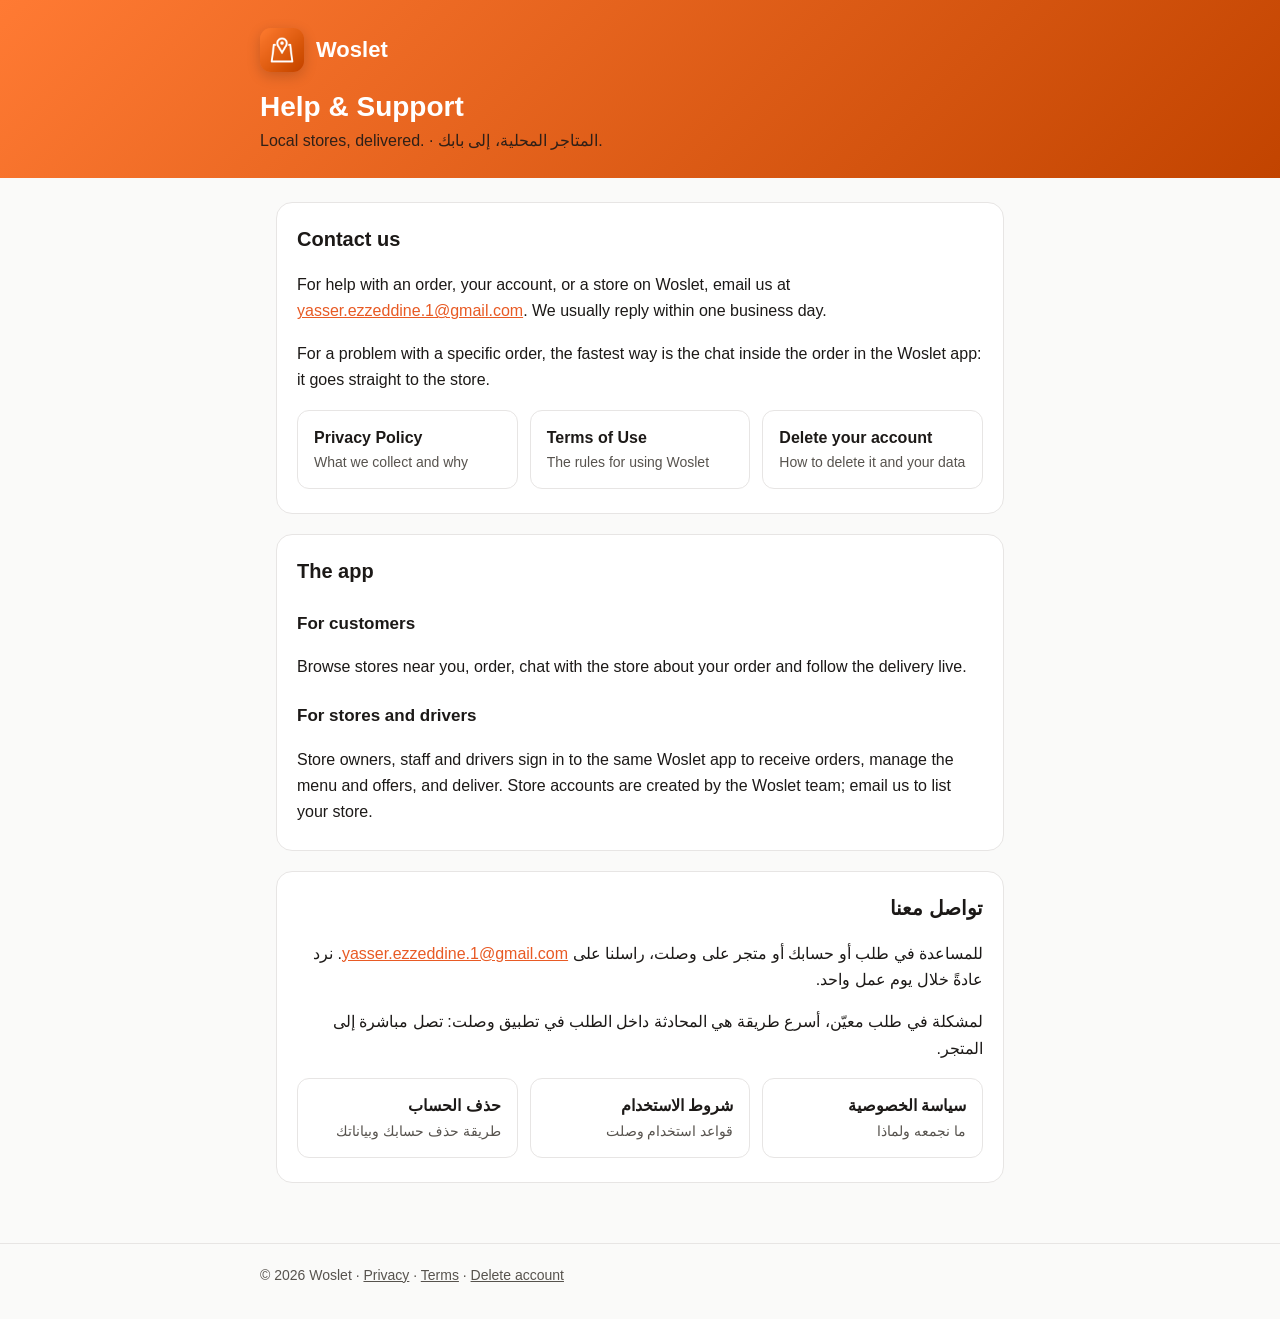
<file: index.html>
<!doctype html>
<html lang="en">
<head>
  <meta charset="utf-8">
  <meta name="viewport" content="width=device-width, initial-scale=1">
  <title>Woslet Support</title>
  <meta name="description" content="Woslet: order from local stores in South Lebanon, delivered. Help, contact and policies.">
  <link rel="icon" href="icon.png">
  <link rel="stylesheet" href="style.css">
  <script>
    // Email links that land on the home page (an older email, or Supabase
    // falling back to the site address) go on to the page that handles them.
    (function () {
      var hash = location.hash, query = location.search;
      var all = hash + "&" + query;
      if (!/access_token=|token_hash=|error_code=|[?&]code=/.test(all)) return;
      var signup = /type=(signup|email|invite)/.test(all);
      var page = /type=recovery/.test(all) || !signup ? "reset-password.html" : "confirmed.html";
      location.replace(page + query + hash);
    })();
  </script>
</head>
<body>
  <header class="site">
    <div class="inner">
      <a class="brand" href="./"><img src="icon.png" alt="">Woslet</a>
      <h1>Help &amp; Support</h1>
      <p>Local stores, delivered. · المتاجر المحلية، إلى بابك.</p>
    </div>
  </header>
  <main>
    <section class="card">
      <h2>Contact us</h2>
      <p>For help with an order, your account, or a store on Woslet, email us at
        <a href="mailto:yasser.ezzeddine.1@gmail.com?subject=Woslet%20support">yasser.ezzeddine.1@gmail.com</a>.
        We usually reply within one business day.</p>
      <p>For a problem with a specific order, the fastest way is the chat inside the order in the Woslet app:
        it goes straight to the store.</p>
      <div class="links">
        <a href="privacy.html">Privacy Policy<span>What we collect and why</span></a>
        <a href="terms.html">Terms of Use<span>The rules for using Woslet</span></a>
        <a href="delete-account.html">Delete your account<span>How to delete it and your data</span></a>
      </div>
    </section>

    <section class="card">
      <h2>The app</h2>
      <h3>For customers</h3>
      <p>Browse stores near you, order, chat with the store about your order and follow the delivery live.</p>
      <h3>For stores and drivers</h3>
      <p>Store owners, staff and drivers sign in to the same Woslet app to receive orders, manage the menu and
        offers, and deliver. Store accounts are created by the Woslet team; email us to list your store.</p>
    </section>

    <section class="card ar" lang="ar">
      <h2>تواصل معنا</h2>
      <p>للمساعدة في طلب أو حسابك أو متجر على وصلت، راسلنا على
        <a href="mailto:yasser.ezzeddine.1@gmail.com?subject=Woslet%20support">yasser.ezzeddine.1@gmail.com</a>.
        نرد عادةً خلال يوم عمل واحد.</p>
      <p>لمشكلة في طلب معيّن، أسرع طريقة هي المحادثة داخل الطلب في تطبيق وصلت: تصل مباشرة إلى المتجر.</p>
      <div class="links">
        <a href="privacy.html#ar">سياسة الخصوصية<span>ما نجمعه ولماذا</span></a>
        <a href="terms.html#ar">شروط الاستخدام<span>قواعد استخدام وصلت</span></a>
        <a href="delete-account.html#ar">حذف الحساب<span>طريقة حذف حسابك وبياناتك</span></a>
      </div>
    </section>
  </main>
  <footer class="site">
    <div class="inner">© 2026 Woslet · <a href="privacy.html">Privacy</a> · <a href="terms.html">Terms</a> · <a href="delete-account.html">Delete account</a></div>
  </footer>
</body>
</html>
</file>
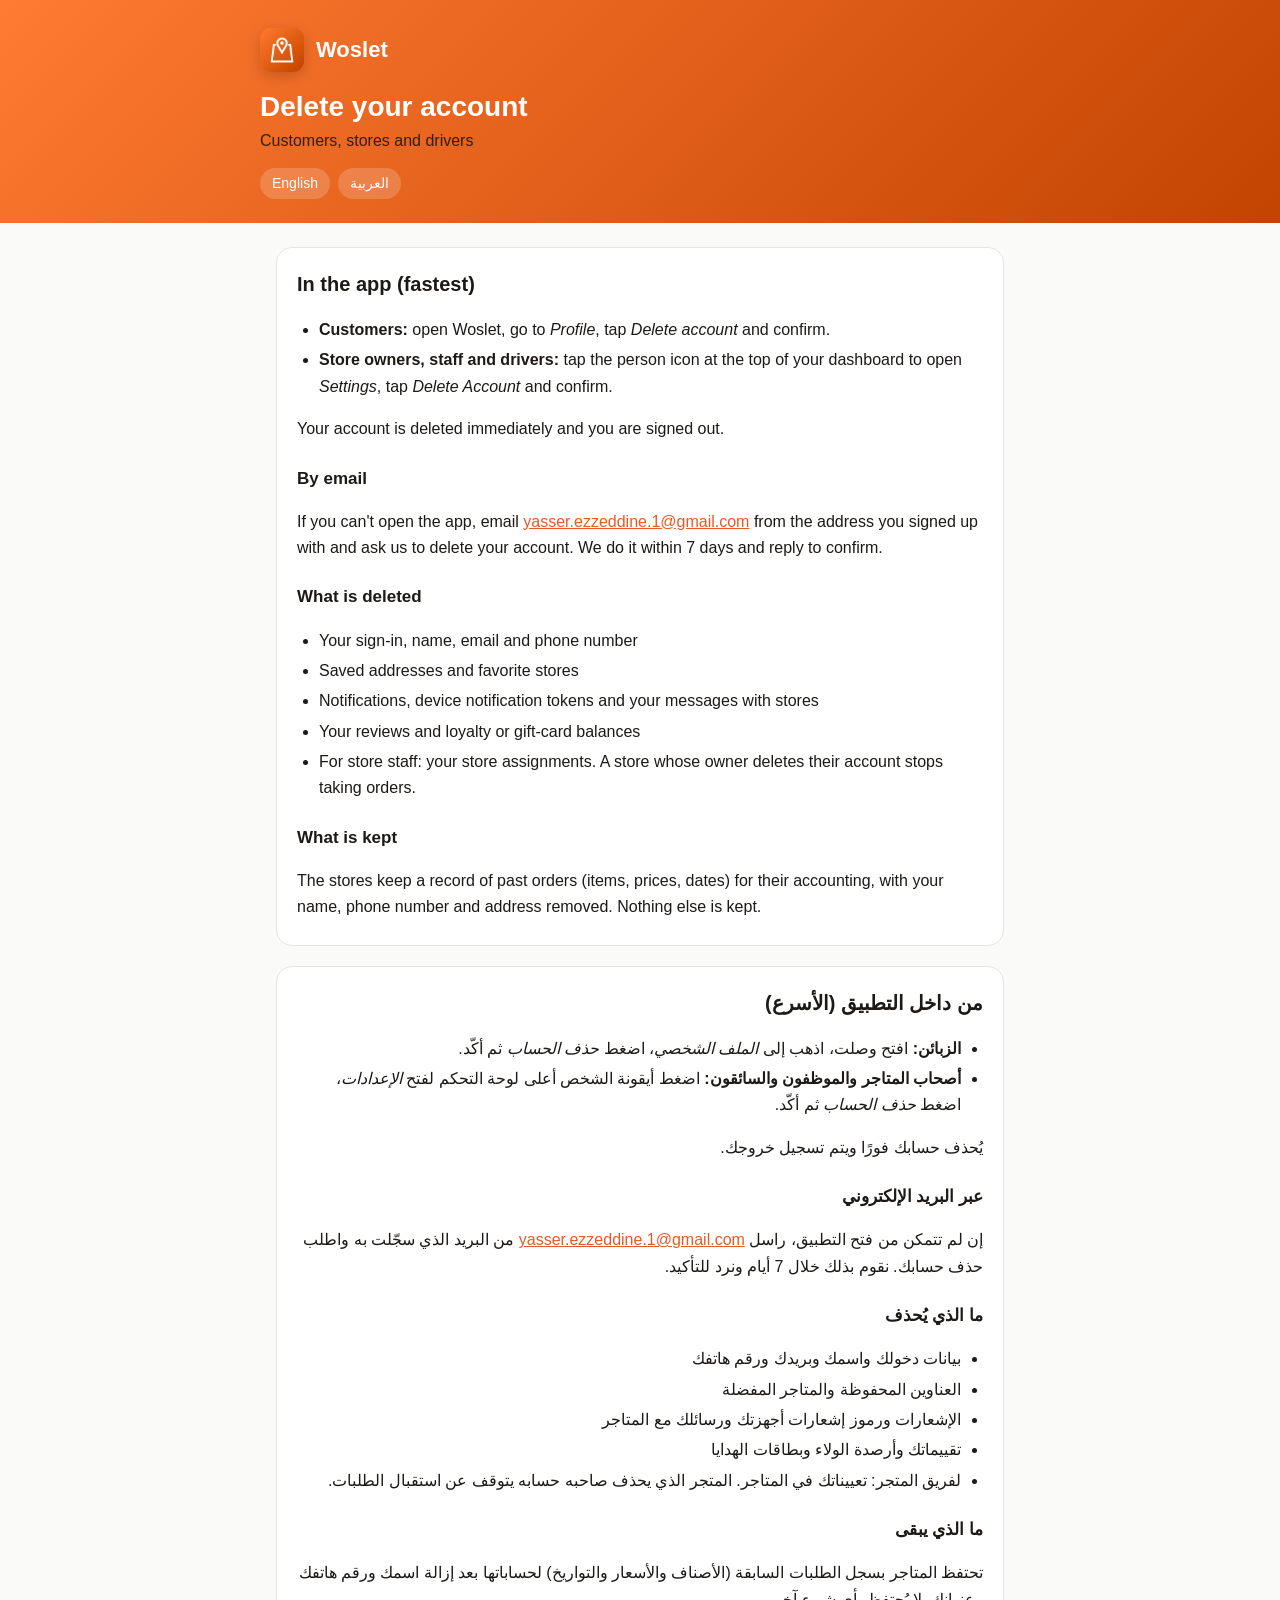
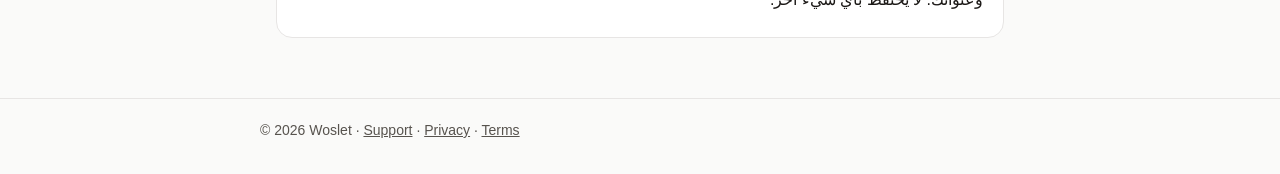
<file: delete-account.html>
<!doctype html>
<html lang="en">
<head>
  <meta charset="utf-8">
  <meta name="viewport" content="width=device-width, initial-scale=1">
  <title>Delete Your Woslet Account</title>
  <meta name="description" content="How to delete your Woslet account and what happens to your data.">
  <link rel="icon" href="icon.png">
  <link rel="stylesheet" href="style.css">
</head>
<body>
  <header class="site">
    <div class="inner">
      <a class="brand" href="./"><img src="icon.png" alt="">Woslet</a>
      <h1>Delete your account</h1>
      <p>Customers, stores and drivers</p>
      <nav class="lang"><a href="#en">English</a><a href="#ar">العربية</a></nav>
    </div>
  </header>
  <main>
    <section class="card" id="en">
      <h2>In the app (fastest)</h2>
      <ul>
        <li><strong>Customers:</strong> open Woslet, go to <em>Profile</em>, tap <em>Delete account</em> and confirm.</li>
        <li><strong>Store owners, staff and drivers:</strong> tap the person icon at the top of your dashboard to open <em>Settings</em>, tap <em>Delete Account</em> and confirm.</li>
      </ul>
      <p>Your account is deleted immediately and you are signed out.</p>

      <h3>By email</h3>
      <p>If you can't open the app, email <a href="mailto:yasser.ezzeddine.1@gmail.com?subject=Delete%20my%20Woslet%20account">yasser.ezzeddine.1@gmail.com</a>
        from the address you signed up with and ask us to delete your account. We do it within 7 days and reply to confirm.</p>

      <h3>What is deleted</h3>
      <ul>
        <li>Your sign-in, name, email and phone number</li>
        <li>Saved addresses and favorite stores</li>
        <li>Notifications, device notification tokens and your messages with stores</li>
        <li>Your reviews and loyalty or gift-card balances</li>
        <li>For store staff: your store assignments. A store whose owner deletes their account stops taking orders.</li>
      </ul>

      <h3>What is kept</h3>
      <p>The stores keep a record of past orders (items, prices, dates) for their accounting, with your name,
        phone number and address removed. Nothing else is kept.</p>
    </section>

    <section class="card ar" id="ar" lang="ar">
      <h2>من داخل التطبيق (الأسرع)</h2>
      <ul>
        <li><strong>الزبائن:</strong> افتح وصلت، اذهب إلى <em>الملف الشخصي</em>، اضغط <em>حذف الحساب</em> ثم أكّد.</li>
        <li><strong>أصحاب المتاجر والموظفون والسائقون:</strong> اضغط أيقونة الشخص أعلى لوحة التحكم لفتح <em>الإعدادات</em>، اضغط <em>حذف الحساب</em> ثم أكّد.</li>
      </ul>
      <p>يُحذف حسابك فورًا ويتم تسجيل خروجك.</p>

      <h3>عبر البريد الإلكتروني</h3>
      <p>إن لم تتمكن من فتح التطبيق، راسل <a href="mailto:yasser.ezzeddine.1@gmail.com?subject=Delete%20my%20Woslet%20account">yasser.ezzeddine.1@gmail.com</a>
        من البريد الذي سجّلت به واطلب حذف حسابك. نقوم بذلك خلال 7 أيام ونرد للتأكيد.</p>

      <h3>ما الذي يُحذف</h3>
      <ul>
        <li>بيانات دخولك واسمك وبريدك ورقم هاتفك</li>
        <li>العناوين المحفوظة والمتاجر المفضلة</li>
        <li>الإشعارات ورموز إشعارات أجهزتك ورسائلك مع المتاجر</li>
        <li>تقييماتك وأرصدة الولاء وبطاقات الهدايا</li>
        <li>لفريق المتجر: تعييناتك في المتاجر. المتجر الذي يحذف صاحبه حسابه يتوقف عن استقبال الطلبات.</li>
      </ul>

      <h3>ما الذي يبقى</h3>
      <p>تحتفظ المتاجر بسجل الطلبات السابقة (الأصناف والأسعار والتواريخ) لحساباتها بعد إزالة اسمك ورقم هاتفك وعنوانك. لا يُحتفظ بأي شيء آخر.</p>
    </section>
  </main>
  <footer class="site">
    <div class="inner">© 2026 Woslet · <a href="./">Support</a> · <a href="privacy.html">Privacy</a> · <a href="terms.html">Terms</a></div>
  </footer>
</body>
</html>
</file>
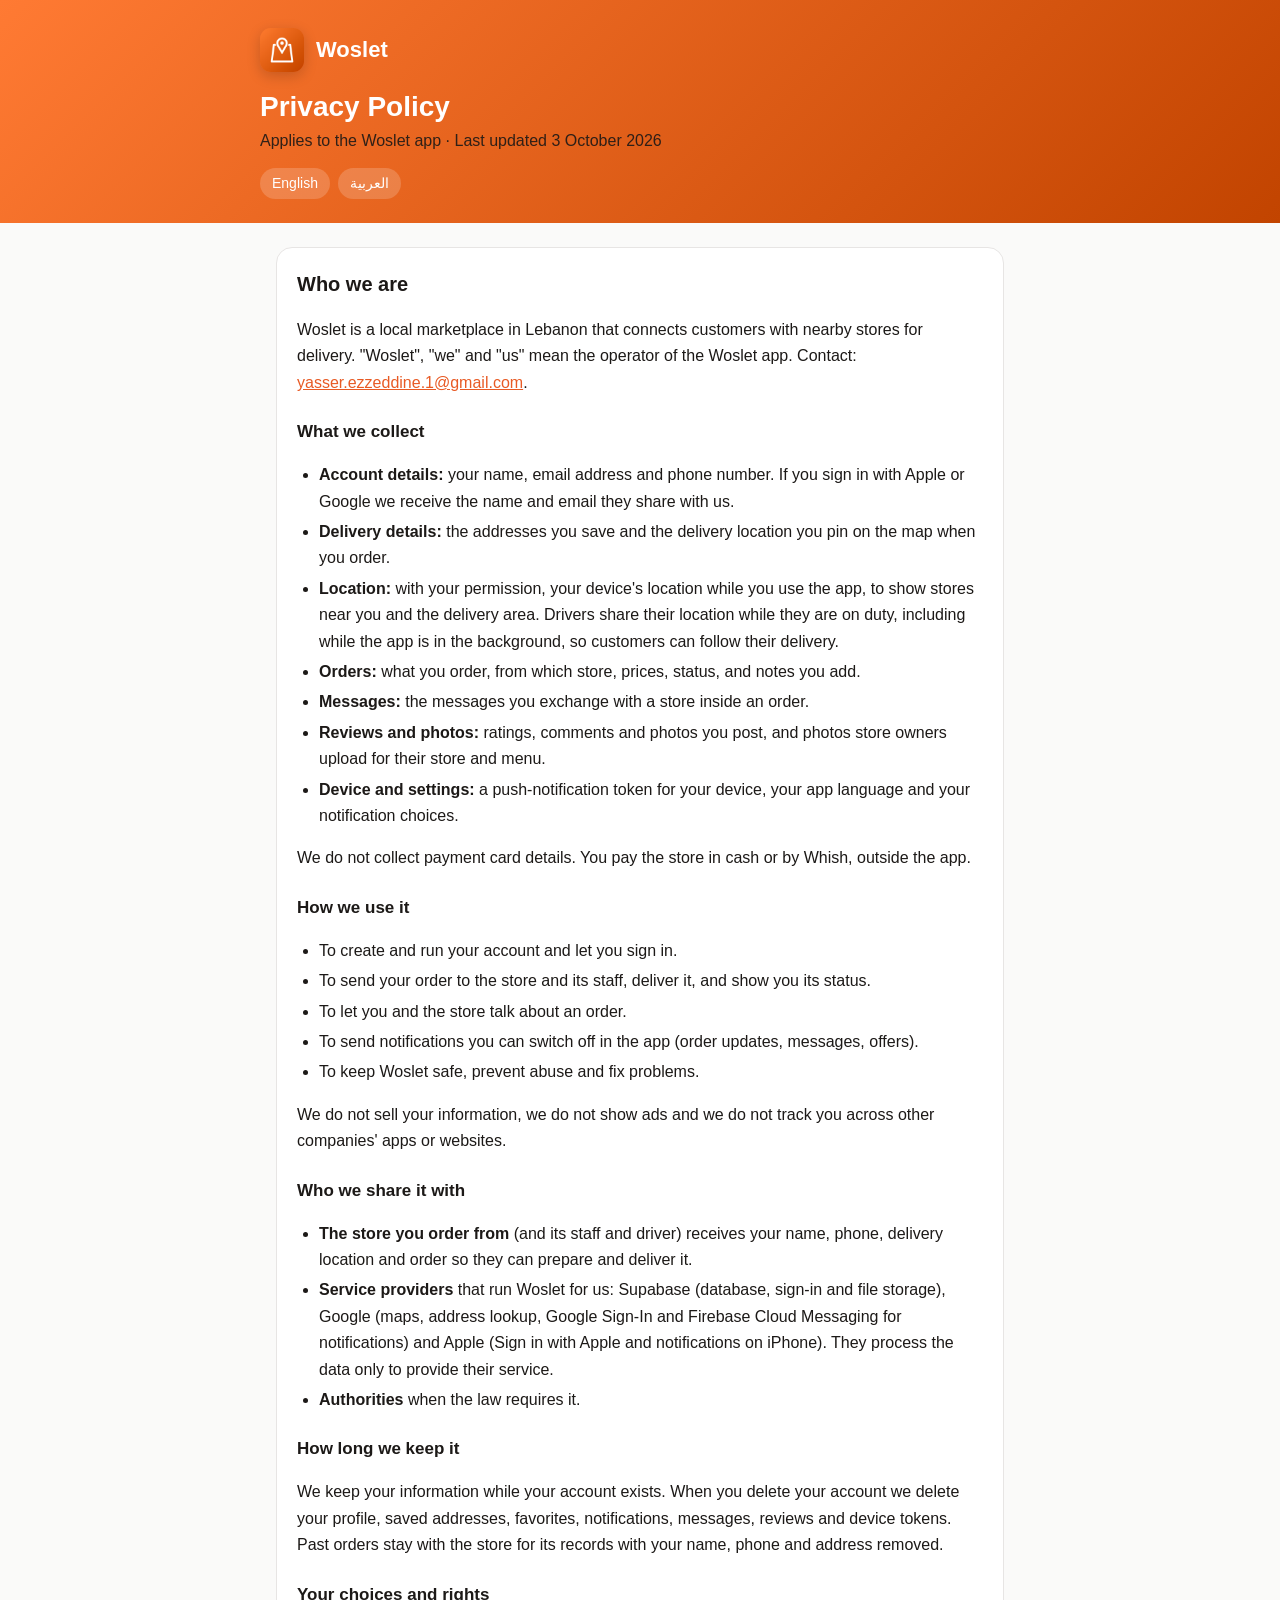
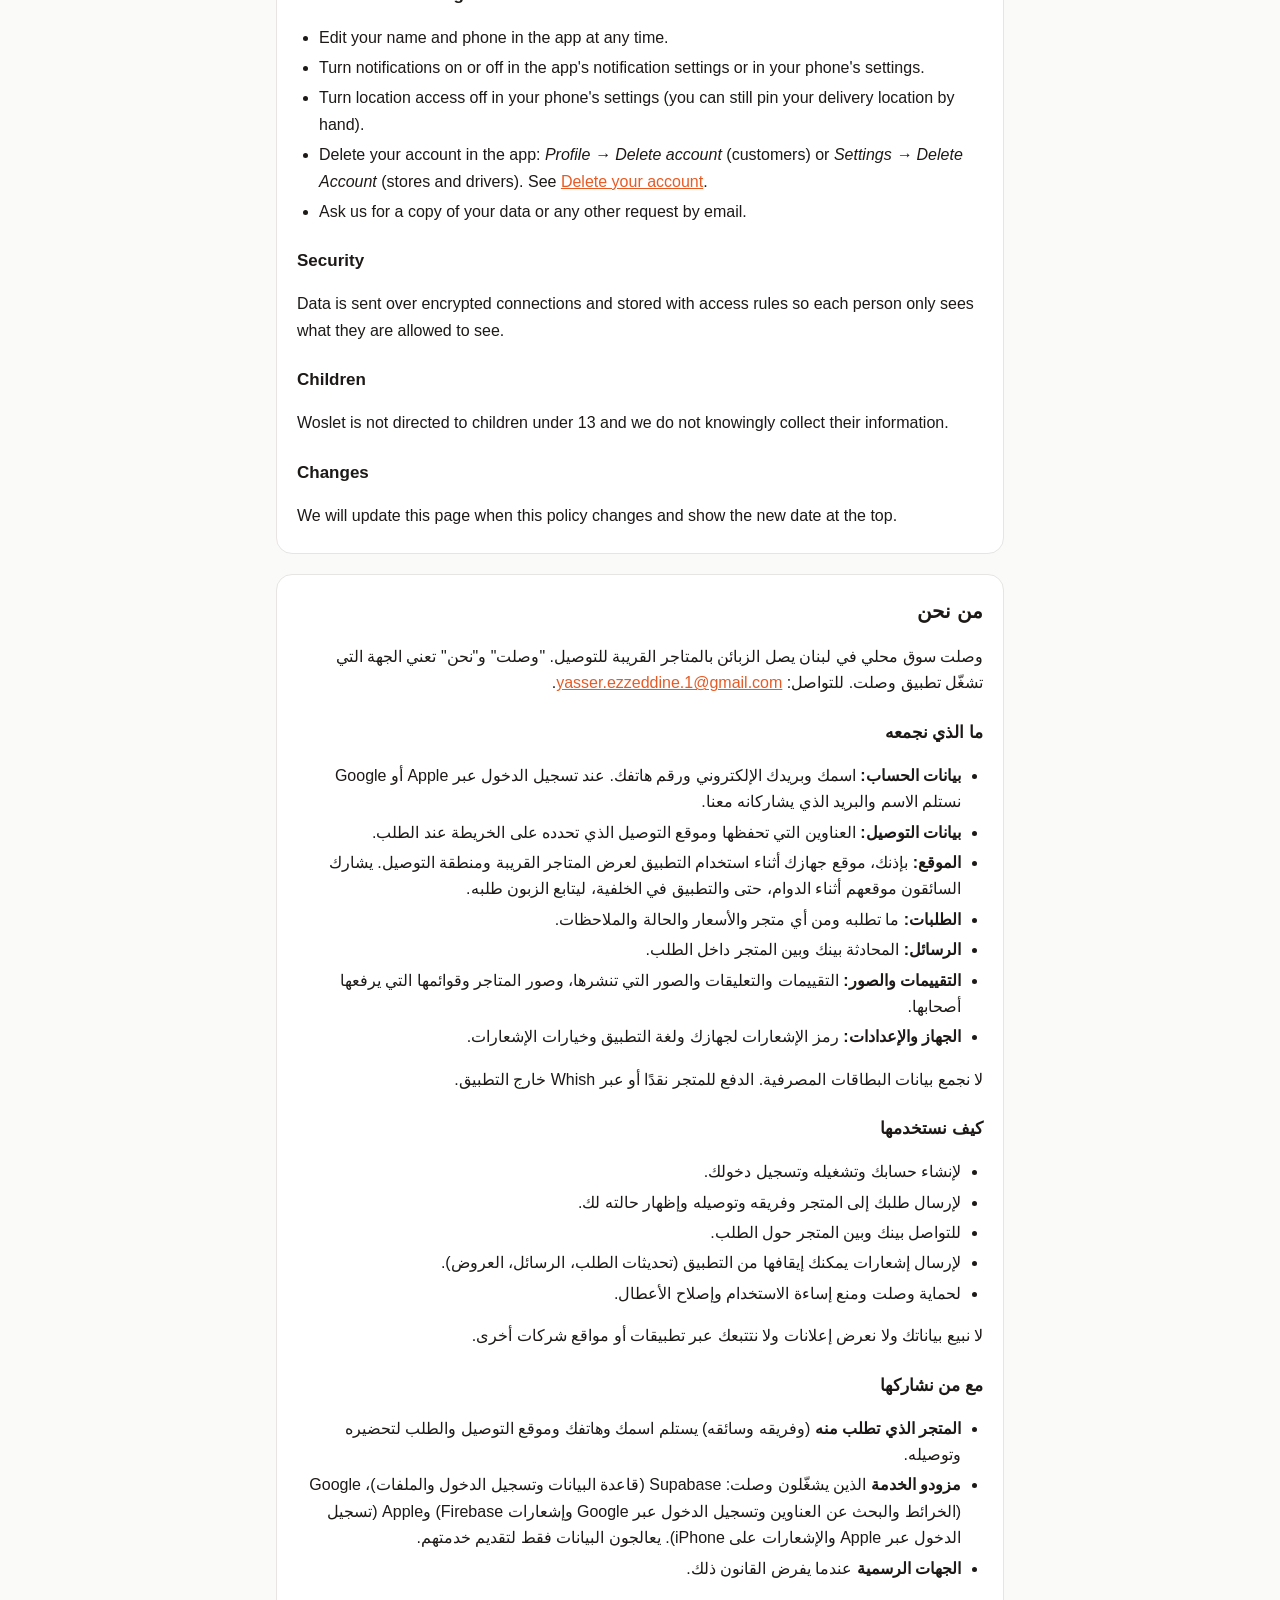
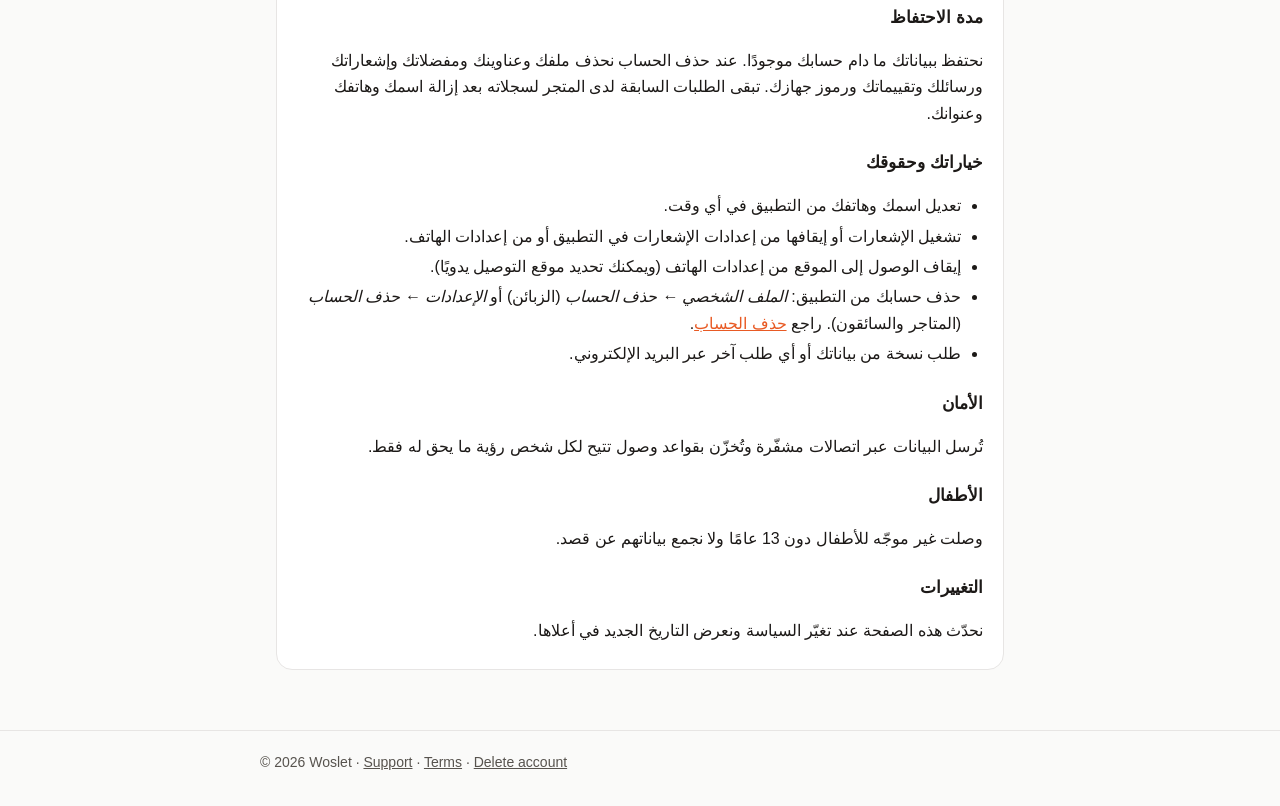
<file: privacy.html>
<!doctype html>
<html lang="en">
<head>
  <meta charset="utf-8">
  <meta name="viewport" content="width=device-width, initial-scale=1">
  <title>Woslet Privacy Policy</title>
  <meta name="description" content="How Woslet collects, uses and protects your information.">
  <link rel="icon" href="icon.png">
  <link rel="stylesheet" href="style.css">
</head>
<body>
  <header class="site">
    <div class="inner">
      <a class="brand" href="./"><img src="icon.png" alt="">Woslet</a>
      <h1>Privacy Policy</h1>
      <p>Applies to the Woslet app · Last updated 3 October 2026</p>
      <nav class="lang"><a href="#en">English</a><a href="#ar">العربية</a></nav>
    </div>
  </header>
  <main>
    <section class="card" id="en">
      <h2>Who we are</h2>
      <p>Woslet is a local marketplace in Lebanon that connects customers with nearby stores for delivery.
        "Woslet", "we" and "us" mean the operator of the Woslet app.
        Contact: <a href="mailto:yasser.ezzeddine.1@gmail.com">yasser.ezzeddine.1@gmail.com</a>.</p>

      <h3>What we collect</h3>
      <ul>
        <li><strong>Account details:</strong> your name, email address and phone number. If you sign in with Apple or Google we receive the name and email they share with us.</li>
        <li><strong>Delivery details:</strong> the addresses you save and the delivery location you pin on the map when you order.</li>
        <li><strong>Location:</strong> with your permission, your device's location while you use the app, to show stores near you and the delivery area. Drivers share their location while they are on duty, including while the app is in the background, so customers can follow their delivery.</li>
        <li><strong>Orders:</strong> what you order, from which store, prices, status, and notes you add.</li>
        <li><strong>Messages:</strong> the messages you exchange with a store inside an order.</li>
        <li><strong>Reviews and photos:</strong> ratings, comments and photos you post, and photos store owners upload for their store and menu.</li>
        <li><strong>Device and settings:</strong> a push-notification token for your device, your app language and your notification choices.</li>
      </ul>
      <p>We do not collect payment card details. You pay the store in cash or by Whish, outside the app.</p>

      <h3>How we use it</h3>
      <ul>
        <li>To create and run your account and let you sign in.</li>
        <li>To send your order to the store and its staff, deliver it, and show you its status.</li>
        <li>To let you and the store talk about an order.</li>
        <li>To send notifications you can switch off in the app (order updates, messages, offers).</li>
        <li>To keep Woslet safe, prevent abuse and fix problems.</li>
      </ul>
      <p>We do not sell your information, we do not show ads and we do not track you across other companies' apps or websites.</p>

      <h3>Who we share it with</h3>
      <ul>
        <li><strong>The store you order from</strong> (and its staff and driver) receives your name, phone, delivery location and order so they can prepare and deliver it.</li>
        <li><strong>Service providers</strong> that run Woslet for us: Supabase (database, sign-in and file storage), Google (maps, address lookup, Google Sign-In and Firebase Cloud Messaging for notifications) and Apple (Sign in with Apple and notifications on iPhone). They process the data only to provide their service.</li>
        <li><strong>Authorities</strong> when the law requires it.</li>
      </ul>

      <h3>How long we keep it</h3>
      <p>We keep your information while your account exists. When you delete your account we delete your profile, saved addresses, favorites, notifications, messages, reviews and device tokens. Past orders stay with the store for its records with your name, phone and address removed.</p>

      <h3>Your choices and rights</h3>
      <ul>
        <li>Edit your name and phone in the app at any time.</li>
        <li>Turn notifications on or off in the app's notification settings or in your phone's settings.</li>
        <li>Turn location access off in your phone's settings (you can still pin your delivery location by hand).</li>
        <li>Delete your account in the app: <em>Profile → Delete account</em> (customers) or <em>Settings → Delete Account</em> (stores and drivers). See <a href="delete-account.html">Delete your account</a>.</li>
        <li>Ask us for a copy of your data or any other request by email.</li>
      </ul>

      <h3>Security</h3>
      <p>Data is sent over encrypted connections and stored with access rules so each person only sees what they are allowed to see.</p>

      <h3>Children</h3>
      <p>Woslet is not directed to children under 13 and we do not knowingly collect their information.</p>

      <h3>Changes</h3>
      <p>We will update this page when this policy changes and show the new date at the top.</p>
    </section>

    <section class="card ar" id="ar" lang="ar">
      <h2>من نحن</h2>
      <p>وصلت سوق محلي في لبنان يصل الزبائن بالمتاجر القريبة للتوصيل. "وصلت" و"نحن" تعني الجهة التي تشغّل تطبيق وصلت.
        للتواصل: <a href="mailto:yasser.ezzeddine.1@gmail.com">yasser.ezzeddine.1@gmail.com</a>.</p>

      <h3>ما الذي نجمعه</h3>
      <ul>
        <li><strong>بيانات الحساب:</strong> اسمك وبريدك الإلكتروني ورقم هاتفك. عند تسجيل الدخول عبر Apple أو Google نستلم الاسم والبريد الذي يشاركانه معنا.</li>
        <li><strong>بيانات التوصيل:</strong> العناوين التي تحفظها وموقع التوصيل الذي تحدده على الخريطة عند الطلب.</li>
        <li><strong>الموقع:</strong> بإذنك، موقع جهازك أثناء استخدام التطبيق لعرض المتاجر القريبة ومنطقة التوصيل. يشارك السائقون موقعهم أثناء الدوام، حتى والتطبيق في الخلفية، ليتابع الزبون طلبه.</li>
        <li><strong>الطلبات:</strong> ما تطلبه ومن أي متجر والأسعار والحالة والملاحظات.</li>
        <li><strong>الرسائل:</strong> المحادثة بينك وبين المتجر داخل الطلب.</li>
        <li><strong>التقييمات والصور:</strong> التقييمات والتعليقات والصور التي تنشرها، وصور المتاجر وقوائمها التي يرفعها أصحابها.</li>
        <li><strong>الجهاز والإعدادات:</strong> رمز الإشعارات لجهازك ولغة التطبيق وخيارات الإشعارات.</li>
      </ul>
      <p>لا نجمع بيانات البطاقات المصرفية. الدفع للمتجر نقدًا أو عبر Whish خارج التطبيق.</p>

      <h3>كيف نستخدمها</h3>
      <ul>
        <li>لإنشاء حسابك وتشغيله وتسجيل دخولك.</li>
        <li>لإرسال طلبك إلى المتجر وفريقه وتوصيله وإظهار حالته لك.</li>
        <li>للتواصل بينك وبين المتجر حول الطلب.</li>
        <li>لإرسال إشعارات يمكنك إيقافها من التطبيق (تحديثات الطلب، الرسائل، العروض).</li>
        <li>لحماية وصلت ومنع إساءة الاستخدام وإصلاح الأعطال.</li>
      </ul>
      <p>لا نبيع بياناتك ولا نعرض إعلانات ولا نتتبعك عبر تطبيقات أو مواقع شركات أخرى.</p>

      <h3>مع من نشاركها</h3>
      <ul>
        <li><strong>المتجر الذي تطلب منه</strong> (وفريقه وسائقه) يستلم اسمك وهاتفك وموقع التوصيل والطلب لتحضيره وتوصيله.</li>
        <li><strong>مزودو الخدمة</strong> الذين يشغّلون وصلت: Supabase (قاعدة البيانات وتسجيل الدخول والملفات)، Google (الخرائط والبحث عن العناوين وتسجيل الدخول عبر Google وإشعارات Firebase) وApple (تسجيل الدخول عبر Apple والإشعارات على iPhone). يعالجون البيانات فقط لتقديم خدمتهم.</li>
        <li><strong>الجهات الرسمية</strong> عندما يفرض القانون ذلك.</li>
      </ul>

      <h3>مدة الاحتفاظ</h3>
      <p>نحتفظ ببياناتك ما دام حسابك موجودًا. عند حذف الحساب نحذف ملفك وعناوينك ومفضلاتك وإشعاراتك ورسائلك وتقييماتك ورموز جهازك. تبقى الطلبات السابقة لدى المتجر لسجلاته بعد إزالة اسمك وهاتفك وعنوانك.</p>

      <h3>خياراتك وحقوقك</h3>
      <ul>
        <li>تعديل اسمك وهاتفك من التطبيق في أي وقت.</li>
        <li>تشغيل الإشعارات أو إيقافها من إعدادات الإشعارات في التطبيق أو من إعدادات الهاتف.</li>
        <li>إيقاف الوصول إلى الموقع من إعدادات الهاتف (ويمكنك تحديد موقع التوصيل يدويًا).</li>
        <li>حذف حسابك من التطبيق: <em>الملف الشخصي ← حذف الحساب</em> (الزبائن) أو <em>الإعدادات ← حذف الحساب</em> (المتاجر والسائقون). راجع <a href="delete-account.html#ar">حذف الحساب</a>.</li>
        <li>طلب نسخة من بياناتك أو أي طلب آخر عبر البريد الإلكتروني.</li>
      </ul>

      <h3>الأمان</h3>
      <p>تُرسل البيانات عبر اتصالات مشفّرة وتُخزّن بقواعد وصول تتيح لكل شخص رؤية ما يحق له فقط.</p>

      <h3>الأطفال</h3>
      <p>وصلت غير موجّه للأطفال دون 13 عامًا ولا نجمع بياناتهم عن قصد.</p>

      <h3>التغييرات</h3>
      <p>نحدّث هذه الصفحة عند تغيّر السياسة ونعرض التاريخ الجديد في أعلاها.</p>
    </section>
  </main>
  <footer class="site">
    <div class="inner">© 2026 Woslet · <a href="./">Support</a> · <a href="terms.html">Terms</a> · <a href="delete-account.html">Delete account</a></div>
  </footer>
</body>
</html>
</file>
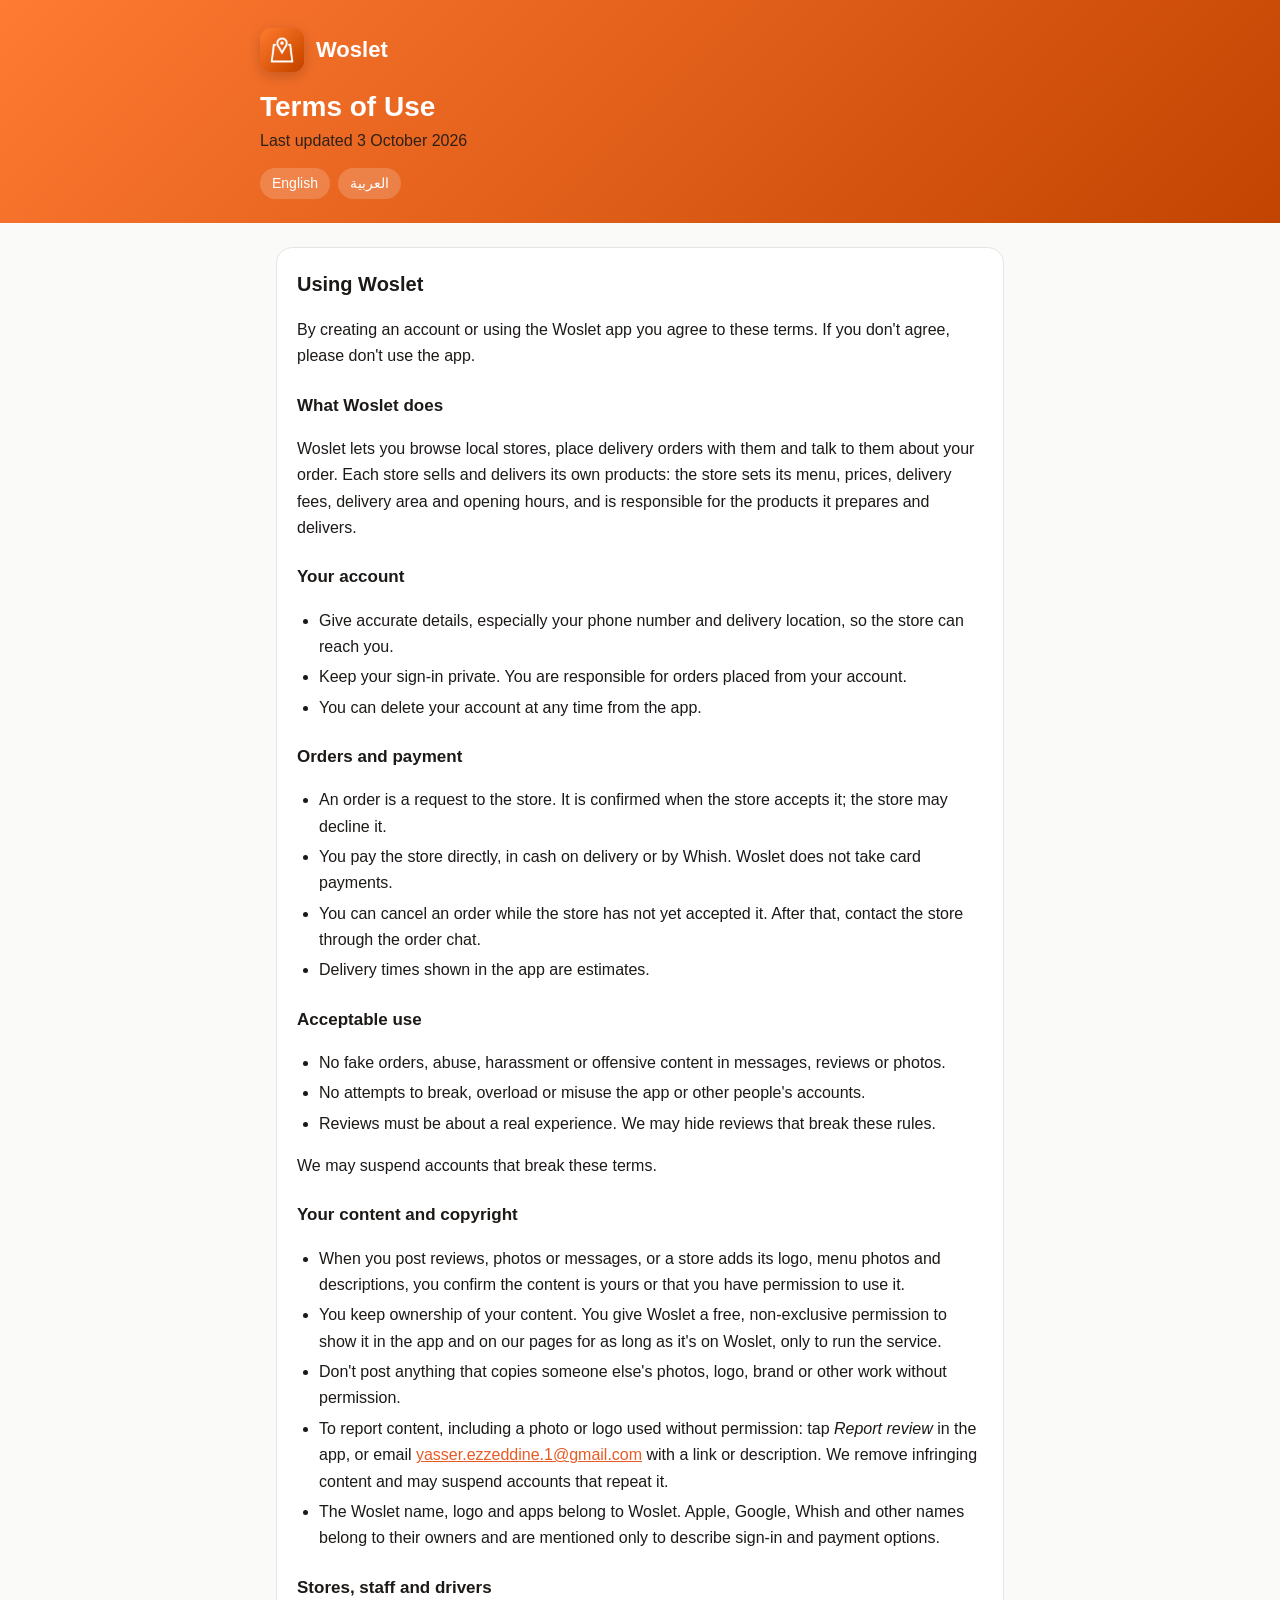
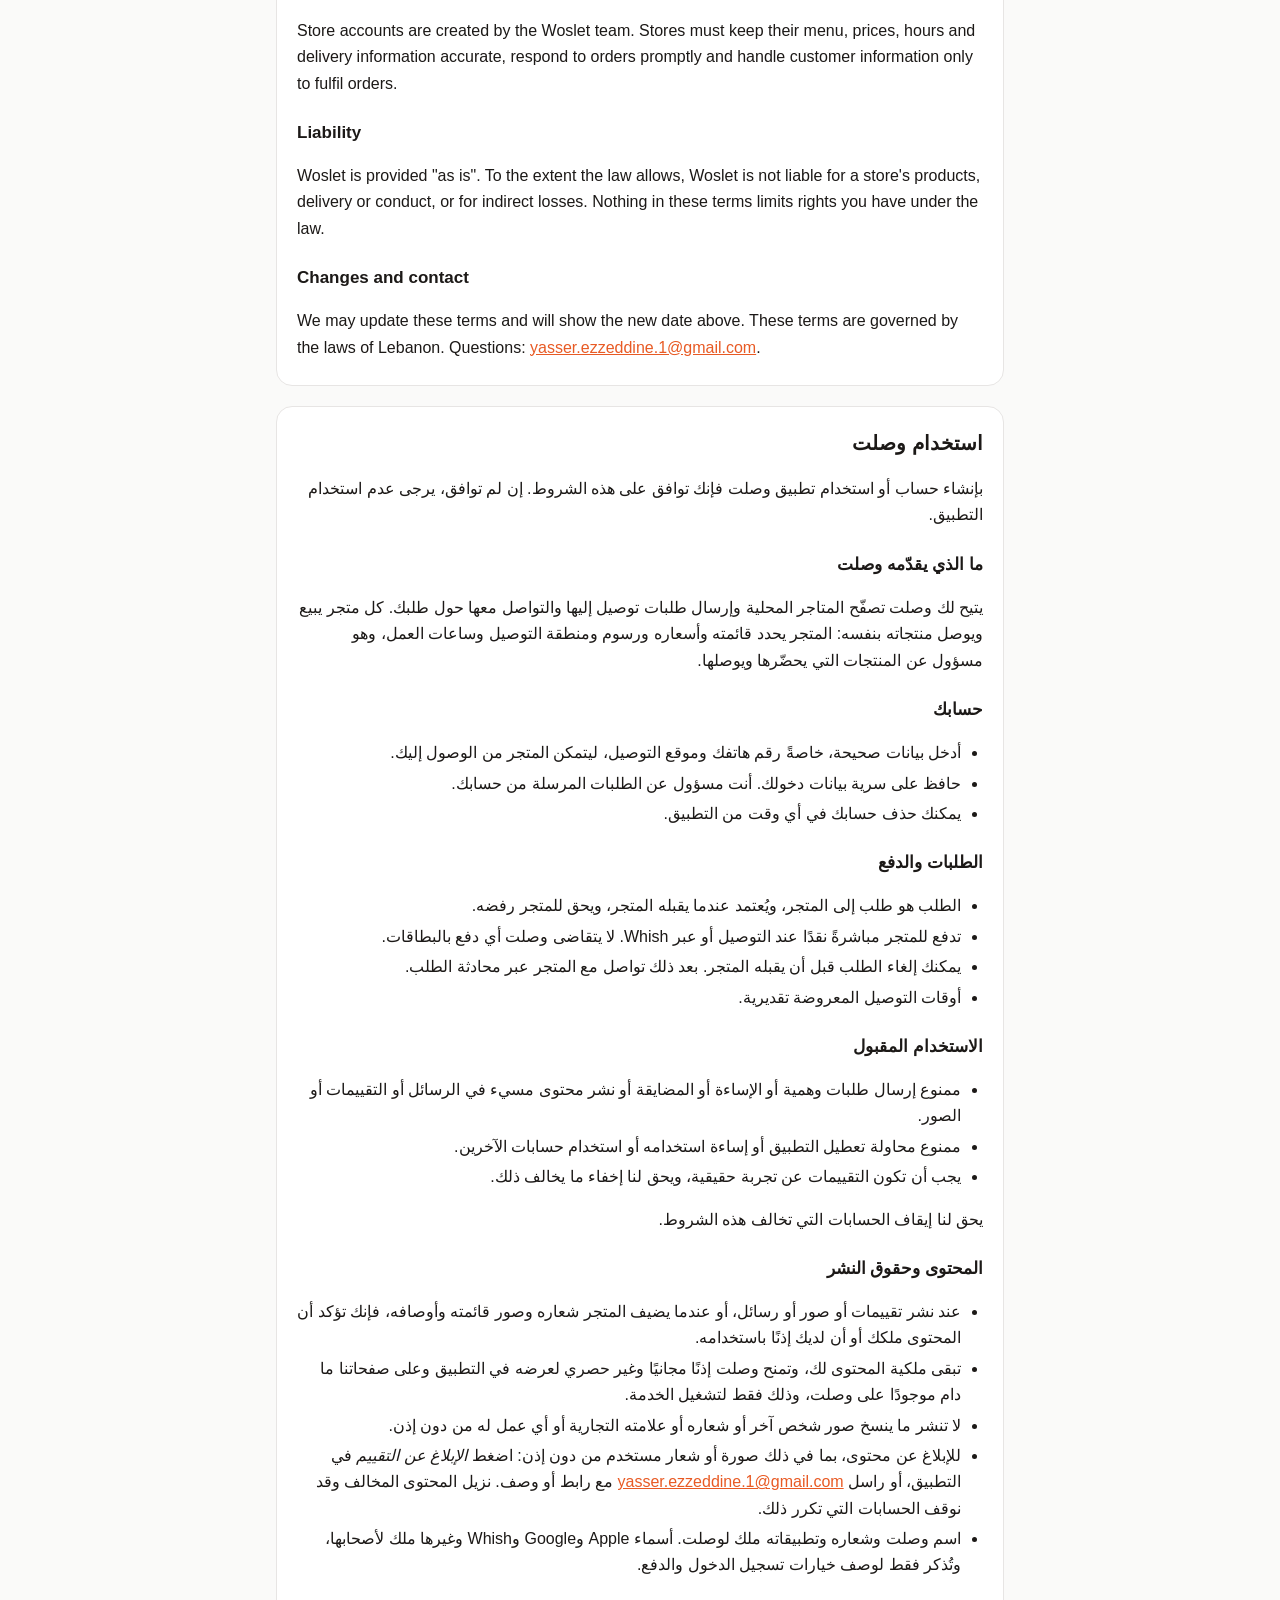
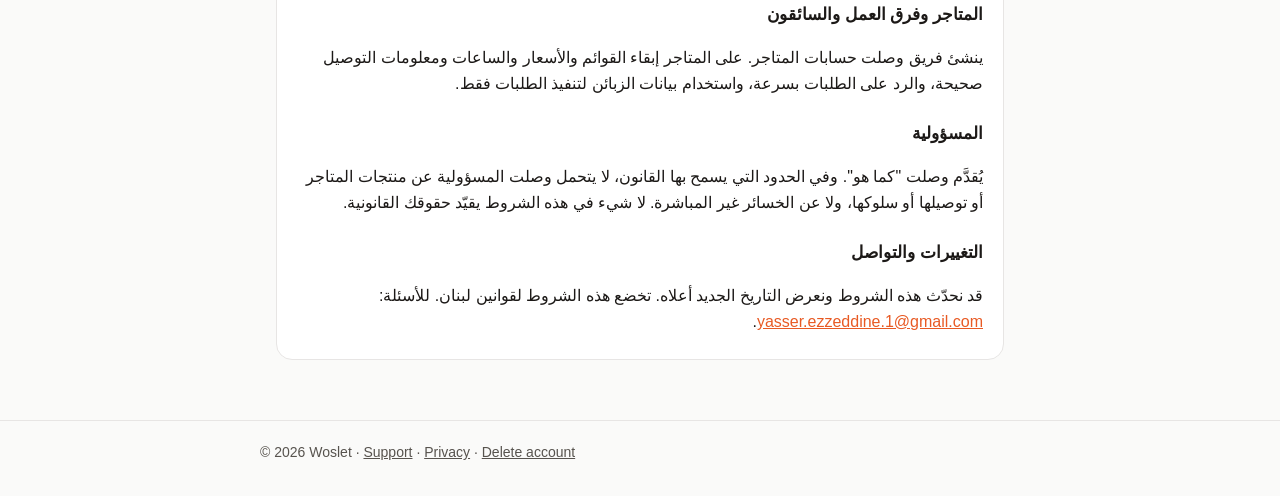
<file: terms.html>
<!doctype html>
<html lang="en">
<head>
  <meta charset="utf-8">
  <meta name="viewport" content="width=device-width, initial-scale=1">
  <title>Woslet Terms of Use</title>
  <meta name="description" content="The terms for using the Woslet app.">
  <link rel="icon" href="icon.png">
  <link rel="stylesheet" href="style.css">
</head>
<body>
  <header class="site">
    <div class="inner">
      <a class="brand" href="./"><img src="icon.png" alt="">Woslet</a>
      <h1>Terms of Use</h1>
      <p>Last updated 3 October 2026</p>
      <nav class="lang"><a href="#en">English</a><a href="#ar">العربية</a></nav>
    </div>
  </header>
  <main>
    <section class="card" id="en">
      <h2>Using Woslet</h2>
      <p>By creating an account or using the Woslet app you agree to these terms.
        If you don't agree, please don't use the app.</p>

      <h3>What Woslet does</h3>
      <p>Woslet lets you browse local stores, place delivery orders with them and talk to them about your order.
        Each store sells and delivers its own products: the store sets its menu, prices, delivery fees, delivery
        area and opening hours, and is responsible for the products it prepares and delivers.</p>

      <h3>Your account</h3>
      <ul>
        <li>Give accurate details, especially your phone number and delivery location, so the store can reach you.</li>
        <li>Keep your sign-in private. You are responsible for orders placed from your account.</li>
        <li>You can delete your account at any time from the app.</li>
      </ul>

      <h3>Orders and payment</h3>
      <ul>
        <li>An order is a request to the store. It is confirmed when the store accepts it; the store may decline it.</li>
        <li>You pay the store directly, in cash on delivery or by Whish. Woslet does not take card payments.</li>
        <li>You can cancel an order while the store has not yet accepted it. After that, contact the store through the order chat.</li>
        <li>Delivery times shown in the app are estimates.</li>
      </ul>

      <h3>Acceptable use</h3>
      <ul>
        <li>No fake orders, abuse, harassment or offensive content in messages, reviews or photos.</li>
        <li>No attempts to break, overload or misuse the app or other people's accounts.</li>
        <li>Reviews must be about a real experience. We may hide reviews that break these rules.</li>
      </ul>
      <p>We may suspend accounts that break these terms.</p>

      <h3>Your content and copyright</h3>
      <ul>
        <li>When you post reviews, photos or messages, or a store adds its logo, menu photos and descriptions, you confirm the content is yours or that you have permission to use it.</li>
        <li>You keep ownership of your content. You give Woslet a free, non-exclusive permission to show it in the app and on our pages for as long as it's on Woslet, only to run the service.</li>
        <li>Don't post anything that copies someone else's photos, logo, brand or other work without permission.</li>
        <li>To report content, including a photo or logo used without permission: tap <em>Report review</em> in the app, or email <a href="mailto:yasser.ezzeddine.1@gmail.com?subject=Content%20report">yasser.ezzeddine.1@gmail.com</a> with a link or description. We remove infringing content and may suspend accounts that repeat it.</li>
        <li>The Woslet name, logo and apps belong to Woslet. Apple, Google, Whish and other names belong to their owners and are mentioned only to describe sign-in and payment options.</li>
      </ul>

      <h3>Stores, staff and drivers</h3>
      <p>Store accounts are created by the Woslet team. Stores must keep their menu, prices, hours and delivery
        information accurate, respond to orders promptly and handle customer information only to fulfil orders.</p>

      <h3>Liability</h3>
      <p>Woslet is provided "as is". To the extent the law allows, Woslet is not liable for a store's products,
        delivery or conduct, or for indirect losses. Nothing in these terms limits rights you have under the law.</p>

      <h3>Changes and contact</h3>
      <p>We may update these terms and will show the new date above. These terms are governed by the laws of Lebanon.
        Questions: <a href="mailto:yasser.ezzeddine.1@gmail.com">yasser.ezzeddine.1@gmail.com</a>.</p>
    </section>

    <section class="card ar" id="ar" lang="ar">
      <h2>استخدام وصلت</h2>
      <p>بإنشاء حساب أو استخدام تطبيق وصلت فإنك توافق على هذه الشروط. إن لم توافق، يرجى عدم استخدام التطبيق.</p>

      <h3>ما الذي يقدّمه وصلت</h3>
      <p>يتيح لك وصلت تصفّح المتاجر المحلية وإرسال طلبات توصيل إليها والتواصل معها حول طلبك.
        كل متجر يبيع ويوصل منتجاته بنفسه: المتجر يحدد قائمته وأسعاره ورسوم ومنطقة التوصيل وساعات العمل، وهو مسؤول عن المنتجات التي يحضّرها ويوصلها.</p>

      <h3>حسابك</h3>
      <ul>
        <li>أدخل بيانات صحيحة، خاصةً رقم هاتفك وموقع التوصيل، ليتمكن المتجر من الوصول إليك.</li>
        <li>حافظ على سرية بيانات دخولك. أنت مسؤول عن الطلبات المرسلة من حسابك.</li>
        <li>يمكنك حذف حسابك في أي وقت من التطبيق.</li>
      </ul>

      <h3>الطلبات والدفع</h3>
      <ul>
        <li>الطلب هو طلب إلى المتجر، ويُعتمد عندما يقبله المتجر، ويحق للمتجر رفضه.</li>
        <li>تدفع للمتجر مباشرةً نقدًا عند التوصيل أو عبر Whish. لا يتقاضى وصلت أي دفع بالبطاقات.</li>
        <li>يمكنك إلغاء الطلب قبل أن يقبله المتجر. بعد ذلك تواصل مع المتجر عبر محادثة الطلب.</li>
        <li>أوقات التوصيل المعروضة تقديرية.</li>
      </ul>

      <h3>الاستخدام المقبول</h3>
      <ul>
        <li>ممنوع إرسال طلبات وهمية أو الإساءة أو المضايقة أو نشر محتوى مسيء في الرسائل أو التقييمات أو الصور.</li>
        <li>ممنوع محاولة تعطيل التطبيق أو إساءة استخدامه أو استخدام حسابات الآخرين.</li>
        <li>يجب أن تكون التقييمات عن تجربة حقيقية، ويحق لنا إخفاء ما يخالف ذلك.</li>
      </ul>
      <p>يحق لنا إيقاف الحسابات التي تخالف هذه الشروط.</p>

      <h3>المحتوى وحقوق النشر</h3>
      <ul>
        <li>عند نشر تقييمات أو صور أو رسائل، أو عندما يضيف المتجر شعاره وصور قائمته وأوصافه، فإنك تؤكد أن المحتوى ملكك أو أن لديك إذنًا باستخدامه.</li>
        <li>تبقى ملكية المحتوى لك، وتمنح وصلت إذنًا مجانيًا وغير حصري لعرضه في التطبيق وعلى صفحاتنا ما دام موجودًا على وصلت، وذلك فقط لتشغيل الخدمة.</li>
        <li>لا تنشر ما ينسخ صور شخص آخر أو شعاره أو علامته التجارية أو أي عمل له من دون إذن.</li>
        <li>للإبلاغ عن محتوى، بما في ذلك صورة أو شعار مستخدم من دون إذن: اضغط <em>الإبلاغ عن التقييم</em> في التطبيق، أو راسل <a href="mailto:yasser.ezzeddine.1@gmail.com?subject=Content%20report">yasser.ezzeddine.1@gmail.com</a> مع رابط أو وصف. نزيل المحتوى المخالف وقد نوقف الحسابات التي تكرر ذلك.</li>
        <li>اسم وصلت وشعاره وتطبيقاته ملك لوصلت. أسماء Apple وGoogle وWhish وغيرها ملك لأصحابها، وتُذكر فقط لوصف خيارات تسجيل الدخول والدفع.</li>
      </ul>

      <h3>المتاجر وفرق العمل والسائقون</h3>
      <p>ينشئ فريق وصلت حسابات المتاجر. على المتاجر إبقاء القوائم والأسعار والساعات ومعلومات التوصيل صحيحة، والرد على الطلبات بسرعة، واستخدام بيانات الزبائن لتنفيذ الطلبات فقط.</p>

      <h3>المسؤولية</h3>
      <p>يُقدَّم وصلت "كما هو". وفي الحدود التي يسمح بها القانون، لا يتحمل وصلت المسؤولية عن منتجات المتاجر أو توصيلها أو سلوكها، ولا عن الخسائر غير المباشرة. لا شيء في هذه الشروط يقيّد حقوقك القانونية.</p>

      <h3>التغييرات والتواصل</h3>
      <p>قد نحدّث هذه الشروط ونعرض التاريخ الجديد أعلاه. تخضع هذه الشروط لقوانين لبنان.
        للأسئلة: <a href="mailto:yasser.ezzeddine.1@gmail.com">yasser.ezzeddine.1@gmail.com</a>.</p>
    </section>
  </main>
  <footer class="site">
    <div class="inner">© 2026 Woslet · <a href="./">Support</a> · <a href="privacy.html">Privacy</a> · <a href="delete-account.html">Delete account</a></div>
  </footer>
</body>
</html>
</file>
<file: style.css>
:root {
  --brand: #e85a24;
  --brand-dark: #c24400;
  --green: #2d6a4f;
  --text: #1c1917;
  --muted: #57534e;
  --line: #e7e5e4;
  --card: #ffffff;
  --bg: #fafaf9;
  --ok: #15803d;
  --err: #b91c1c;
}

@media (prefers-color-scheme: dark) {
  :root {
    --text: #f5f5f4;
    --muted: #a8a29e;
    --line: #292524;
    --card: #1c1917;
    --bg: #0c0a09;
    --ok: #4ade80;
    --err: #f87171;
  }
}

* { box-sizing: border-box; }

[hidden] { display: none !important; }

body {
  margin: 0;
  background: var(--bg);
  color: var(--text);
  font: 16px/1.65 -apple-system, BlinkMacSystemFont, "Segoe UI", Roboto, "Noto Sans Arabic", "Helvetica Neue", Arial, sans-serif;
  -webkit-text-size-adjust: 100%;
}

header.site {
  background: linear-gradient(135deg, #ff7a33, var(--brand-dark));
  color: #fff;
  padding: 28px 16px 24px;
}

header.site .inner, main, footer.site .inner {
  max-width: 760px;
  margin: 0 auto;
}

header.site a { color: #fff; text-decoration: none; }

.brand {
  display: flex;
  align-items: center;
  gap: 12px;
  font-weight: 700;
  font-size: 22px;
}

.brand img {
  width: 44px;
  height: 44px;
  border-radius: 11px;
  box-shadow: 0 4px 14px rgba(0, 0, 0, 0.18);
}

header.site h1 {
  margin: 18px 0 4px;
  font-size: 28px;
  line-height: 1.2;
}

header.site p { margin: 0; opacity: 0.9; }

nav.lang {
  margin-top: 14px;
  display: flex;
  gap: 8px;
  flex-wrap: wrap;
}

nav.lang a {
  font-size: 14px;
  padding: 4px 12px;
  border-radius: 999px;
  background: rgba(255, 255, 255, 0.18);
}

main { padding: 24px 16px 40px; }

section.card {
  background: var(--card);
  border: 1px solid var(--line);
  border-radius: 16px;
  padding: 20px 20px 8px;
  margin-bottom: 20px;
}

h2 { font-size: 20px; margin: 0 0 8px; }
h3 { font-size: 17px; margin: 22px 0 6px; }
p, li { color: var(--text); }
.muted { color: var(--muted); font-size: 14px; }
ul { padding-inline-start: 22px; }
li { margin: 4px 0; }
a { color: var(--brand); }

.ar { direction: rtl; text-align: right; }

.links {
  display: grid;
  grid-template-columns: repeat(auto-fit, minmax(180px, 1fr));
  gap: 12px;
  margin: 8px 0 16px;
}

.links a {
  display: block;
  padding: 14px 16px;
  border-radius: 12px;
  border: 1px solid var(--line);
  background: var(--card);
  color: var(--text);
  text-decoration: none;
  font-weight: 600;
}

.links a span { display: block; font-weight: 400; color: var(--muted); font-size: 14px; }

form { display: grid; gap: 12px; margin: 12px 0 16px; }

label { font-weight: 600; font-size: 14px; }

input[type="password"] {
  width: 100%;
  font: inherit;
  padding: 12px 14px;
  border-radius: 12px;
  border: 1px solid var(--line);
  background: var(--bg);
  color: var(--text);
}

button {
  font: inherit;
  font-weight: 700;
  padding: 13px 16px;
  border: 0;
  border-radius: 12px;
  background: var(--brand);
  color: #fff;
  cursor: pointer;
}

button:disabled { opacity: 0.55; cursor: default; }

.status { font-weight: 600; margin: 8px 0 16px; }
.status.ok { color: var(--ok); }
.status.err { color: var(--err); }

footer.site {
  border-top: 1px solid var(--line);
  padding: 20px 16px 32px;
  font-size: 14px;
  color: var(--muted);
}

footer.site a { color: var(--muted); }
</file>
